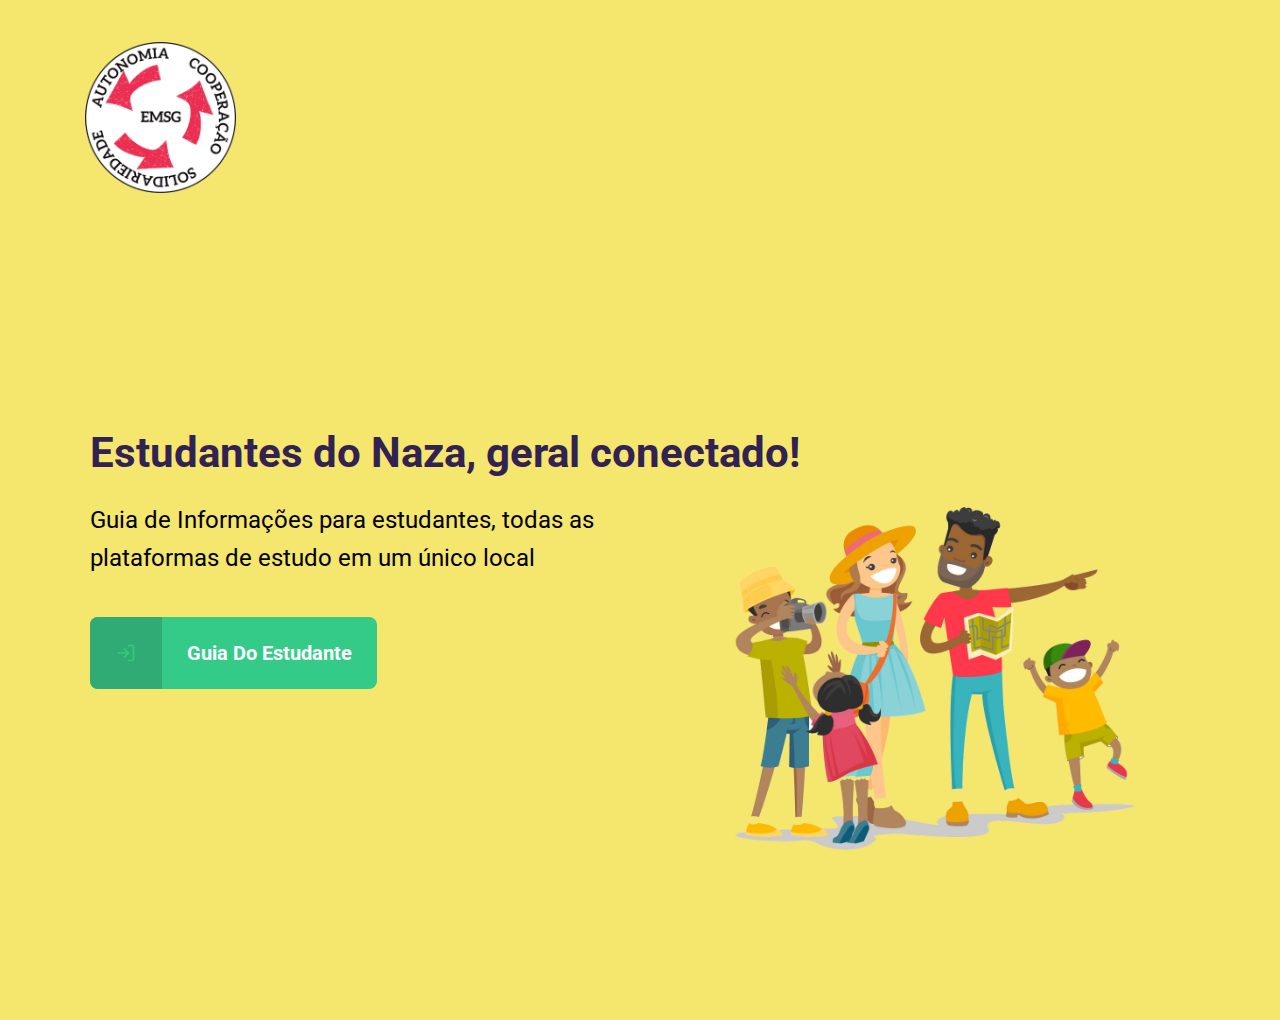
<file: index.html>
<!DOCTYPE html>
<html lang="pt-br">


<head>
    <meta charset="UTF-8">
    <meta name="viewport" content="width=device-width, initial-scale=1.0">

    <title>EDNA DE MATTOS</title>
    <link rel="shortcut icon" href="./assets/logo.png">
    
    <link href="https://fonts.googleapis.com/css2?family=Roboto:ital,wght@0,700;1,300&display=swap" rel="stylesheet">

    <link rel="stylesheet" type="text/css" href="./styles/mainEdna.css">
    <link rel="stylesheet" type="text/css" href="./styles/homeEdna.css">
    <link rel="stylesheet" type="text/css" media="screen and (min-width: 0px)" href="./styles/smallHome.css">
    <link rel="stylesheet" type="text/css" media="screen and (min-width: 1000px)" href="./styles/mediumHome.css">
    <link rel="stylesheet" type="text/css" media="screen and (min-width: 1350px)" href="./styles/largeHome.css">

    <!--[if lte IE 8]>
        <script src="http://html5shim.googlecode.com/svn/trunk/html5.js"></script>
    <![endif]-->
    
    
</head>
<body>
    <div id="page-home">
        <div class="content">

            <header>
                <h2><img src="./assets/logo.png" alt="Logomarca"></h2>
            </header>

            <main>
                <h1>Estudantes do Naza, geral conectado!</h1>

                <p>Guia de Informações para estudantes, todas as plataformas de estudo em um único local</p>

                <a href="guiaEdna.html">
                    <span></span>
                    <strong>Guia Do Estudante</strong>
                </a>

            </main>

        </div>
    </div>
</body>
</html>
</file>
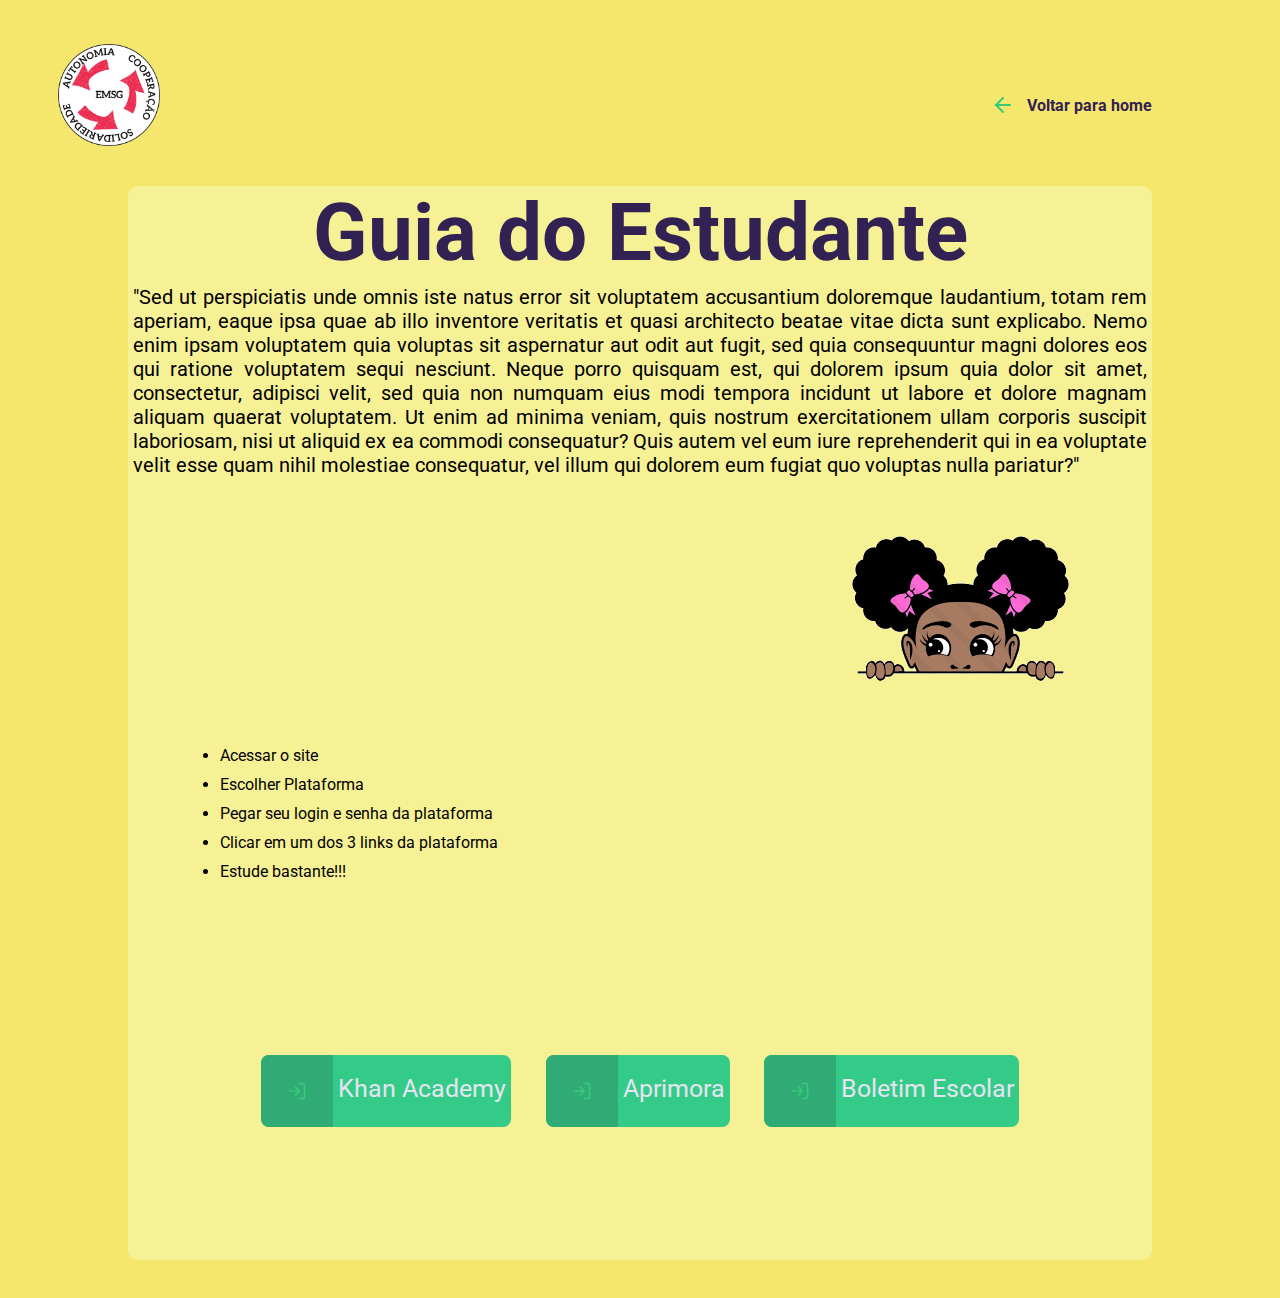
<file: guiaEdna.html>
<!DOCTYPE html>
<html lang="pt-br">


<head>
    <meta charset="UTF-8">
    <meta name="viewport" content="width=device-width, initial-scale=1.0">

    <title>EDNA DE MATTOS</title>
    <link rel="shortcut icon" href="./assets/logo.png">
    
    <link href="https://fonts.googleapis.com/css2?family=Roboto:ital,wght@0,700;1,300&display=swap" rel="stylesheet">

    <link rel="stylesheet" type="text/css" href="./styles/mainEdna.css">
    <link rel="stylesheet" type="text/css" href="./styles/guiaEdna.css">
    <link rel="stylesheet" type="text/css" href="./styles/responsiveGuia.css">

    <!--[if lte IE 8]>
        <script src="http://html5shim.googlecode.com/svn/trunk/html5.js"></script>
    <![endif]-->
    
    
</head>
<body>
    <div id="page-guia">
        <header>
            <img src="./assets/logo.png" alt="Logo">
            <a href="index.html">
                 <span></span>
                 Voltar para home
            </a>
        </header>    
        <section>
            <article>
                <h1>Guia do Estudante</h1>

                <p>"Sed ut perspiciatis unde omnis iste natus error sit voluptatem accusantium doloremque laudantium, totam rem aperiam, eaque ipsa quae ab illo inventore veritatis et quasi architecto beatae vitae dicta sunt explicabo. Nemo enim ipsam voluptatem quia voluptas sit aspernatur aut odit aut fugit, sed quia consequuntur magni dolores eos qui ratione voluptatem sequi nesciunt. Neque porro quisquam est, qui dolorem ipsum quia dolor sit amet, consectetur, adipisci velit, sed quia non numquam eius modi tempora incidunt ut labore et dolore magnam aliquam quaerat voluptatem. Ut enim ad minima veniam, quis nostrum exercitationem ullam corporis suscipit laboriosam, nisi ut aliquid ex ea commodi consequatur? Quis autem vel eum iure reprehenderit qui in ea voluptate velit esse quam nihil molestiae consequatur, vel illum qui dolorem eum fugiat quo voluptas nulla pariatur?"</p>

                <div class="main">
                    <img src="./assets/backgroundGuia.png" alt="Criança Negra">
                    <li>Acessar o site</li>
                    <li>Escolher Plataforma</li>
                    <li>Pegar seu login e senha da plataforma</li>
                    <li>Clicar em um dos 3 links da plataforma</li>
                    <li>Estude bastante!!!</li>
                </div>

                <div id="buttons">
                    <div class="button"><a href="https://pt.khanacademy.org/"><span></span><p>Khan Academy</p></a></div>
                    <div class="button"><a href="http://aprimora.educacional.com.br/"><span></span><p>Aprimora</p></a></div>
                    <div class="button"><a href="https://sistemas7.vitoria.es.gov.br/boletim/"><span></span><p>Boletim Escolar</p></a></div>
                </div>
            </article>
        </section>
    </div>
</body>
</html>
</file>
<file: styles/mainEdna.css>
:root{
    --title-color:#322153;
    --primary-color:#34cb89;
}

*{
    margin: 0;
    padding: 0;
    box-sizing: border-box;
}

html {
    font-family: Roboto, sans-serif;
}

body{
    background: #F5E66D;
    -webkit-font-smoothing: antialeased;
}

a{
    text-decoration: none;
}

h1,h2,h3,h4{
    font-family: Roboto, sans-serif;
    color: var(--title-color);
}
</file>
<file: styles/homeEdna.css>
#page-home{
    height: 100vh ;

    background: url("../assets/backgraund.png") no-repeat;
    background-size: 41%;
    background-position: 20vw bottom;
}

#page-home .content{
    width: 90%;
    max-width: 1100px;
    height: 100%;

    margin: 0 auto;
    margin-bottom: 0px;

    display: flex;
    flex-direction: column;
    

}

#page-home header{

    margin-top: 48px;
    margin-left: -280px;
    display: flex;
    align-items: center;
    justify-content: space-between;
}

#page-home header h2{
    display: flex;
    flex-direction: column;

}

#page-home header img{
    margin-left: -25px;
    width: 10%;
    height: 10%;
}



#page-home main{
    max-width: 560px;
    
    flex: 1;

    margin-top: -100px;
    display: flex;
    flex-direction: column;
    justify-content: center;
}

#page-home main h1{
    display: inline;
    width: 130%;
    font-size: 72px;
}

#page-home main p{
    font-size: 24px;
    line-height: 38px;
    margin-top: 24px;
}

#page-home main a{
    width: 96%;
    max-width: 287px;
    height: 72px;

    border-radius: 8px;
    display: flex;
    align-items: center;
    margin-top: 40px;
    background: var(--primary-color);

    transition: 400ms;
    color: white;
}

#page-home main a:hover{
    background-color: #2fb86e;
}

#page-home main a span{
    width: 72px;
    height: 72px;

    border-top-left-radius: 8px;
    border-bottom-left-radius: 8px;

    background-color: #31AB76;

    display: flex;
    align-items: center;
    justify-content: center;
}

#page-home main a span::after{
    content: "";
    background-image: url("../assets/log-in.svg");

    width: 20px;
    height: 20px;
}


#page-home main a strong{
    flex: 1;
    font-size: 20px;
    color: white;   
    text-align: center; 
}
</file>
<file: styles/smallHome.css>
#page-home{
    background-position-x: 100vw;
}

#page-home header img{
    width: 14%;
    height: 14%;
    transform: translateX(300px);
    margin-top: -6px;
    
}

#page-home main{
    margin-bottom: -120px;
}

#page-home main h1{
    display: flex;
    font-size: 42px;
}
</file>
<file: styles/mediumHome.css>
#page-home{
    height: 100vh ;    
    background-size: 35%;
    background-position: 55vw bottom;
    margin-bottom: 60px;
}

#page-home main{
    margin-top: -95px;
}

#page-home header img{
    transform:translateX(300px);
    width: 12%;
    height: 12%;
}
</file>
<file: styles/largeHome.css>
#page-home{
    height: 100vh ;    
    background-size: 35%;
    background-position: 61vw bottom;
    margin-bottom: 60px;
}

#page-home main{
    margin-top: -95px;
}

#page-home header img{
    transform:translateX(300px);
    width: 12%;
    height: 12%;
}
</file>
<file: styles/guiaEdna.css>
#page-guia header{
    margin-top: 48px;
    margin-left: 10%;
    margin-right: 10%;
    display: flex;
    justify-content: space-between;
    align-items: center;
}

#page-guia header img{
    margin-top: -4px;
    margin-left: -70px;
    margin-bottom: 40px;
    width: 10%;
    height: 10%;
}

#page-guia header a{
    margin-top: -24px;
    color: var(--title-color);
    font-weight: bold;
    display: flex;
    align-items: center;
}

#page-guia header a span{
    margin-right: 16px;
    background-image: url("../assets/arrow-left.svg");

    display: flex;

    width: 20px;
    height: 24px;
}

section{
    display: flex;
    min-height: calc(100vh - 100px);
}

article{
    background-color: #F7F195;
    border-radius: 10px;
    flex-grow: 6;
    height: auto;
    margin-left: 10%;
    margin-right: 10%;
    margin-bottom: 3%;
    /*order: -1;*/
}

article img{
    margin-top: 20px;
    transform: translateX(320%);
}

article h1{
    font-size: 80px;
    text-align: center;
}

article p{
    margin: 5px;
    margin-bottom: 10px;
    text-align: justify;
    font-size: 20px;
    font-family: Roboto, sans-serif;
}

article li {
    margin-top: 10px;
    margin-left: 9%
}

article #buttons{
    margin: 13%;
    display: flex;
    flex-direction: row;
    justify-content: space-between;


}

article .button a{
    width: 100%;
    max-width: 287px;
    height: 72px;
    border-radius: 8px;
    display: flex;
    align-items: center;
    margin-top: 40px;
    background: var(--primary-color);
    transition: 400ms;
    color: white;
}

article .button a span{
    width: 72px;
    height: 72px;
    border-top-left-radius: 8px;
    border-bottom-left-radius: 8px;
    background-color: #31AB76;
    display: flex;
    align-items: center;
    justify-content: center;
}

article .button a span::after{
    content: "";
    background-image: url("../assets/log-in.svg");

    width: 20px;
    height: 20px;
}

article .button a:hover{
    background-color: #2fb86e;

}

article .button p{
    color: #E4E4F1;
    font-size: 25px;
}
</file>
<file: styles/responsiveGuia.css>
@media(max-width: 414px){
    #page-guia header img{
        width: 40%;
        height: 40%;
        transform: translateX(70px);
    }
    #page-guia article .main img{
        transform: translateX(50px);
    }
    
    #page-guia article h1{
        font-size: 50px;
    }

    #page-guia section article #buttons{
        display: block;
    }
}


@media(min-height:1024px){
    #page-guia header img{
        transform: translateX(70px);
        width: 32%;
        height: 32%;
    }

    #page-guia header a{
        font-size: 20px;
    }
    #page-guia article .main img{
        transform: translateX(90px);
    }

    #page-guia section article #buttons{
        display: block;
    }
}
</file>
